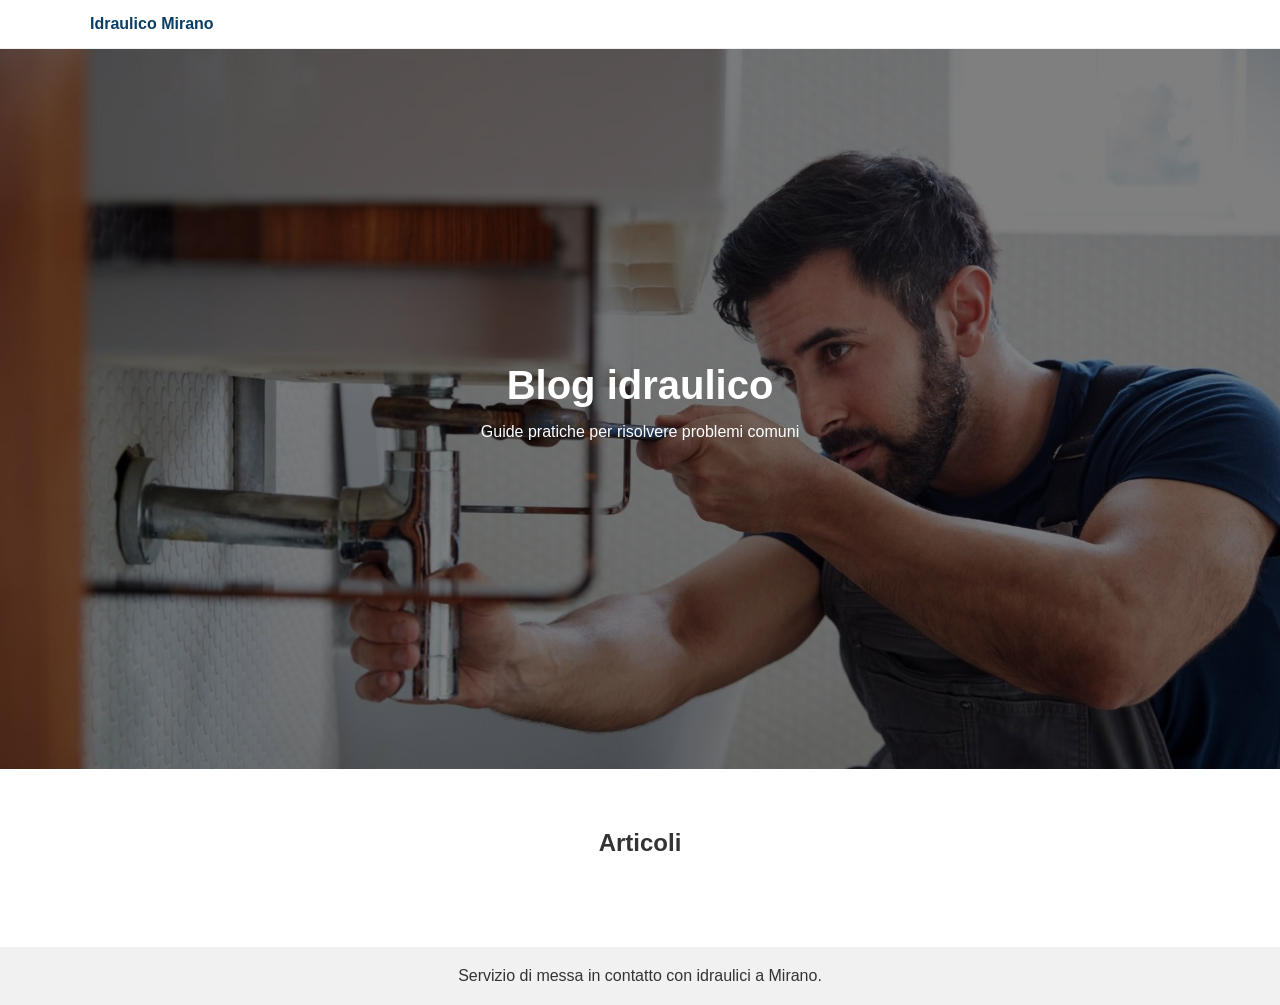
<file: blog/index.html>
<!DOCTYPE html>
<html lang="it">
<head>
<meta charset="UTF-8">
<meta name="viewport" content="width=device-width, initial-scale=1.0">

<title>Blog Idraulico Mirano</title>
<meta name="description" content="Consigli utili su perdite d'acqua, scarichi e problemi idraulici a Mirano.">

<link rel="stylesheet" href="../styles.css">
</head>

<body>

<header class="header">
  <div class="container">
    <div class="logo">Idraulico Mirano</div>
  </div>
</header>

<!-- HERO -->
<section class="hero">
  <div class="hero-content">
    <h1>Blog idraulico</h1>
    <p>Guide pratiche per risolvere problemi comuni</p>
  </div>
</section>

<!-- BLOG LIST -->
<section class="servizi">
  <div class="container">
    <h2>Articoli</h2>

    <div class="grid" id="blog-list"></div>
  </div>
</section>

<footer>
  <p>Servizio di messa in contatto con idraulici a Mirano.</p>
</footer>

<script>
fetch("https://api.github.com/repos/idraulico-mirano/idraulico-mirano/contents/blog")
  .then(r => r.json())
  .then(files => {
    const container = document.getElementById("blog-list");

    files
      .filter(file => file.name.endsWith(".html") && file.name !== "index.html")
      .forEach(file => {

        const title = file.name
          .replace(".html", "")
          .replace(/-/g, " ");

        const card = document.createElement("a");
        card.href = file.name; // IMPORTANTE perché sei dentro /blog/
        card.className = "card";

        card.innerHTML = `
          <img src="../img/hero-idraulico.jpg" alt="">
          <h3>${title}</h3>
          <p>Leggi l'articolo</p>
        `;

        container.appendChild(card);
      });
  });
</script>

</body>
</html>
</file>
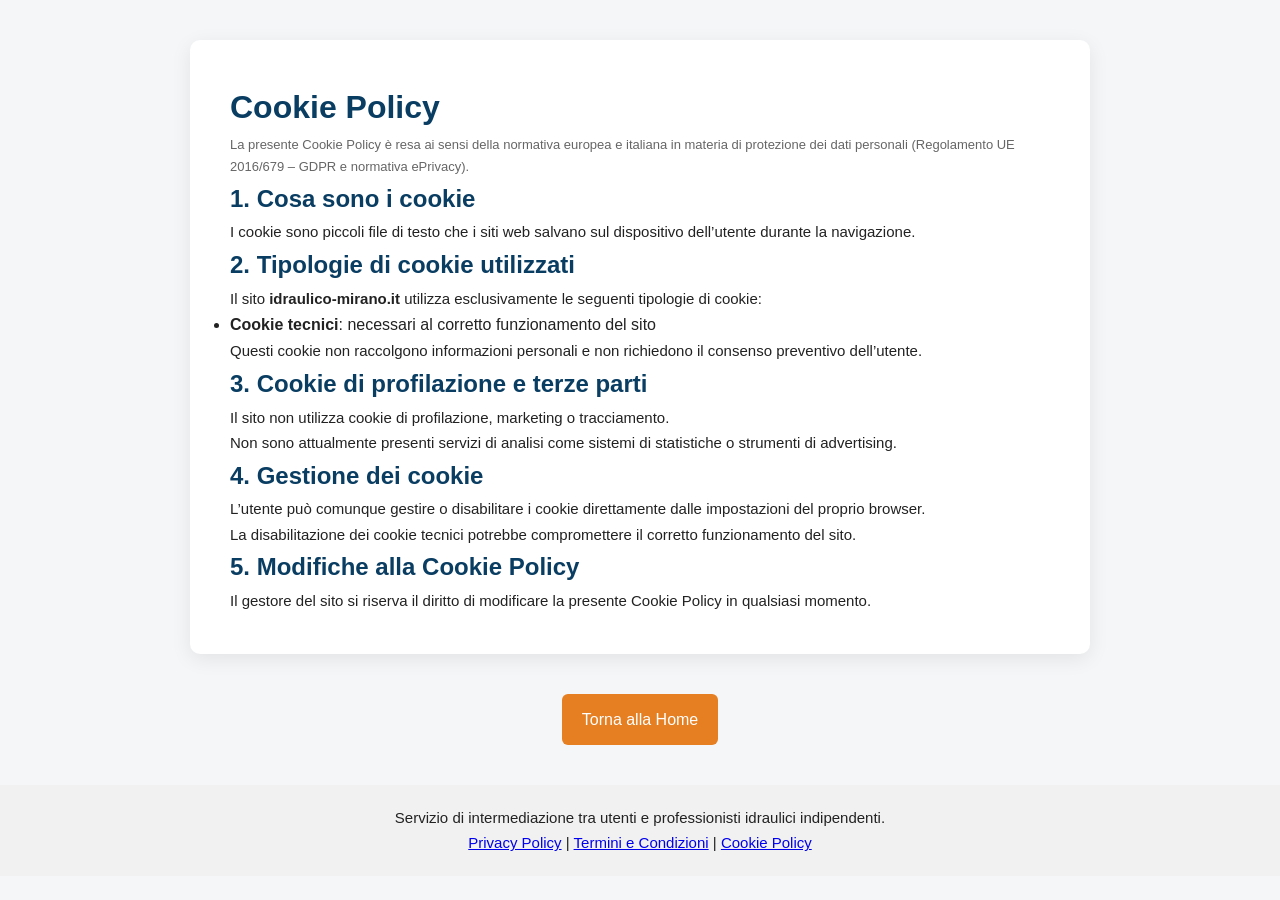
<file: cookiepolicy.html>
<!DOCTYPE html>
<html lang="it">
<head>
<meta charset="UTF-8">
<meta name="viewport" content="width=device-width, initial-scale=1.0">

<title>Cookie Policy | Idraulico Mirano</title>

<link rel="stylesheet" href="styles.css">

<style>
body {
  font-family: Arial, sans-serif;
  line-height: 1.7;
  margin: 0;
  background: #f4f6f8;
  color: #222;
}

.container {
  max-width: 900px;
  margin: 40px auto;
  background: #fff;
  padding: 40px;
  border-radius: 10px;
  box-shadow: 0 5px 20px rgba(0,0,0,0.08);
}

h1, h2 {
  color: #0a3d62;
}

p {
  font-size: 15px;
}

.small {
  font-size: 13px;
  color: #666;
}
</style>

</head>

<body>

<div class="container">

<h1>Cookie Policy</h1>

<p class="small">
La presente Cookie Policy è resa ai sensi della normativa europea e italiana in materia di protezione dei dati personali (Regolamento UE 2016/679 – GDPR e normativa ePrivacy).
</p>

<h2>1. Cosa sono i cookie</h2>
<p>
I cookie sono piccoli file di testo che i siti web salvano sul dispositivo dell’utente durante la navigazione.
</p>

<h2>2. Tipologie di cookie utilizzati</h2>

<p>Il sito <strong>idraulico-mirano.it</strong> utilizza esclusivamente le seguenti tipologie di cookie:</p>

<ul>
  <li><strong>Cookie tecnici</strong>: necessari al corretto funzionamento del sito</li>
</ul>

<p>
Questi cookie non raccolgono informazioni personali e non richiedono il consenso preventivo dell’utente.
</p>

<h2>3. Cookie di profilazione e terze parti</h2>
<p>
Il sito non utilizza cookie di profilazione, marketing o tracciamento.
</p>

<p>
Non sono attualmente presenti servizi di analisi come sistemi di statistiche o strumenti di advertising.
</p>

<h2>4. Gestione dei cookie</h2>
<p>
L’utente può comunque gestire o disabilitare i cookie direttamente dalle impostazioni del proprio browser.
</p>

<p>
La disabilitazione dei cookie tecnici potrebbe compromettere il corretto funzionamento del sito.
</p>

<h2>5. Modifiche alla Cookie Policy</h2>
<p>
Il gestore del sito si riserva il diritto di modificare la presente Cookie Policy in qualsiasi momento.
</p>

</div>

<div class="cta-center">
  <a href="https://idraulico-mirano.it" class="btn-primary">Torna alla Home</a>
</div>

<footer>
  <p>Servizio di intermediazione tra utenti e professionisti idraulici indipendenti.</p>

  <p>
    <a href="privacy-policy.html">Privacy Policy</a> |
    <a href="termini.html">Termini e Condizioni</a> |
    <a href="cookiepolicy.html">Cookie Policy</a>
  </p>
</footer>

</body>
</html>
</file>
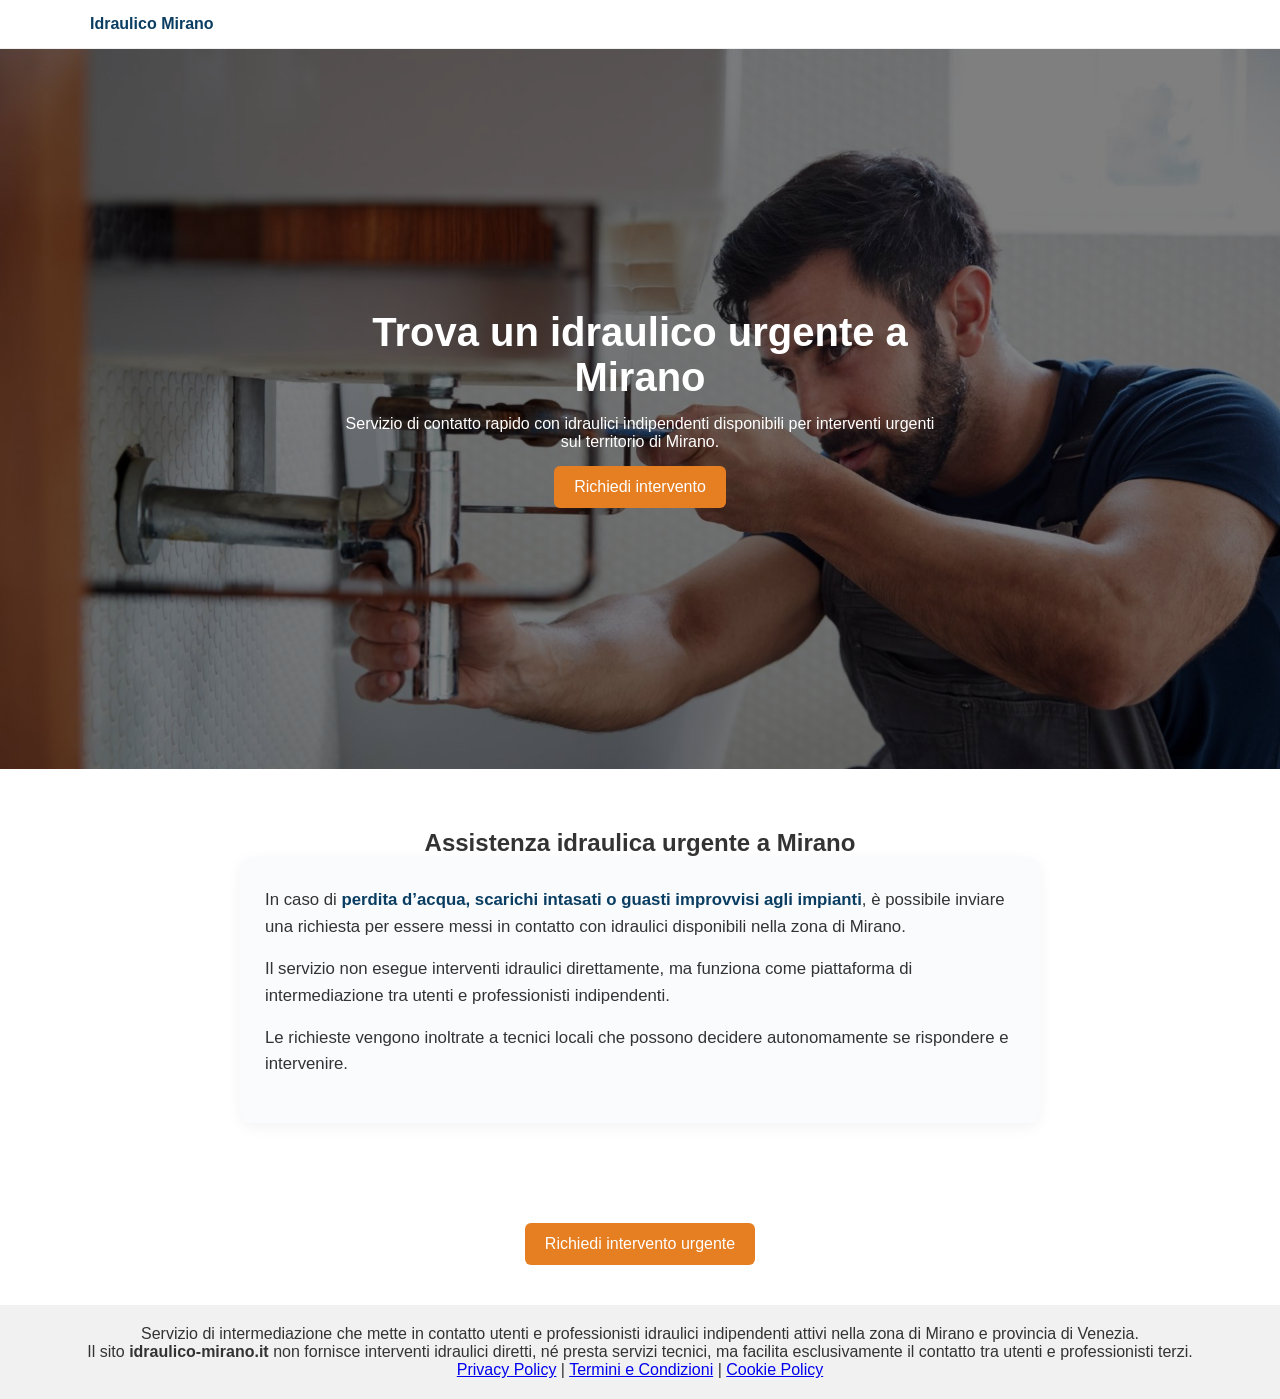
<file: idraulico-urgente-mirano.html>
<!DOCTYPE html>
<html lang="it">
<head>
<meta charset="UTF-8">
<meta name="viewport" content="width=device-width, initial-scale=1.0">

<title>Trova idraulico urgente a Mirano | Intervento rapido 24h</title>

<meta name="description" content="Servizio per trovare rapidamente un idraulico urgente a Mirano. Invia una richiesta e vieni messo in contatto con professionisti disponibili per emergenze.">

<link rel="stylesheet" href="styles.css">
</head>

<body>

<header class="header">
  <div class="container">
    <div class="logo">Idraulico Mirano</div>
  </div>
</header>

<section class="hero">
  <div class="hero-content">

    <h1>Trova un idraulico urgente a Mirano</h1>

    <p>
      Servizio di contatto rapido con idraulici indipendenti disponibili per interventi urgenti sul territorio di Mirano.
    </p>

    <a href="index.html#contatti" class="btn-primary">
      Richiedi intervento
    </a>

  </div>
</section>

<section class="seo-text">
  <div class="container">

    <h2>Assistenza idraulica urgente a Mirano</h2>

    <div class="seo-box">

      <p>
        In caso di <strong>perdita d’acqua, scarichi intasati o guasti improvvisi agli impianti</strong>, è possibile inviare una richiesta per essere messi in contatto con idraulici disponibili nella zona di Mirano.
      </p>

      <p>
        Il servizio non esegue interventi idraulici direttamente, ma funziona come piattaforma di intermediazione tra utenti e professionisti indipendenti.
      </p>

      <p>
        Le richieste vengono inoltrate a tecnici locali che possono decidere autonomamente se rispondere e intervenire.
      </p>

    </div>

  </div>
</section>

<div class="cta-center">
  <a href="index.html#contatti" class="btn-primary">
    Richiedi intervento urgente
  </a>
</div>

<footer>
  <p>
    Servizio di intermediazione che mette in contatto utenti e professionisti idraulici indipendenti attivi nella zona di Mirano e provincia di Venezia.
  </p>

  <p>
    Il sito <strong>idraulico-mirano.it</strong> non fornisce interventi idraulici diretti, né presta servizi tecnici, ma facilita esclusivamente il contatto tra utenti e professionisti terzi.
  </p>

  <p>
    <a href="privacy-policy.html">Privacy Policy</a> |
    <a href="termini.html">Termini e Condizioni</a> |
    <a href="cookiepolicy.html">Cookie Policy</a>
  </p>
</footer>

</body>
</html>
</file>
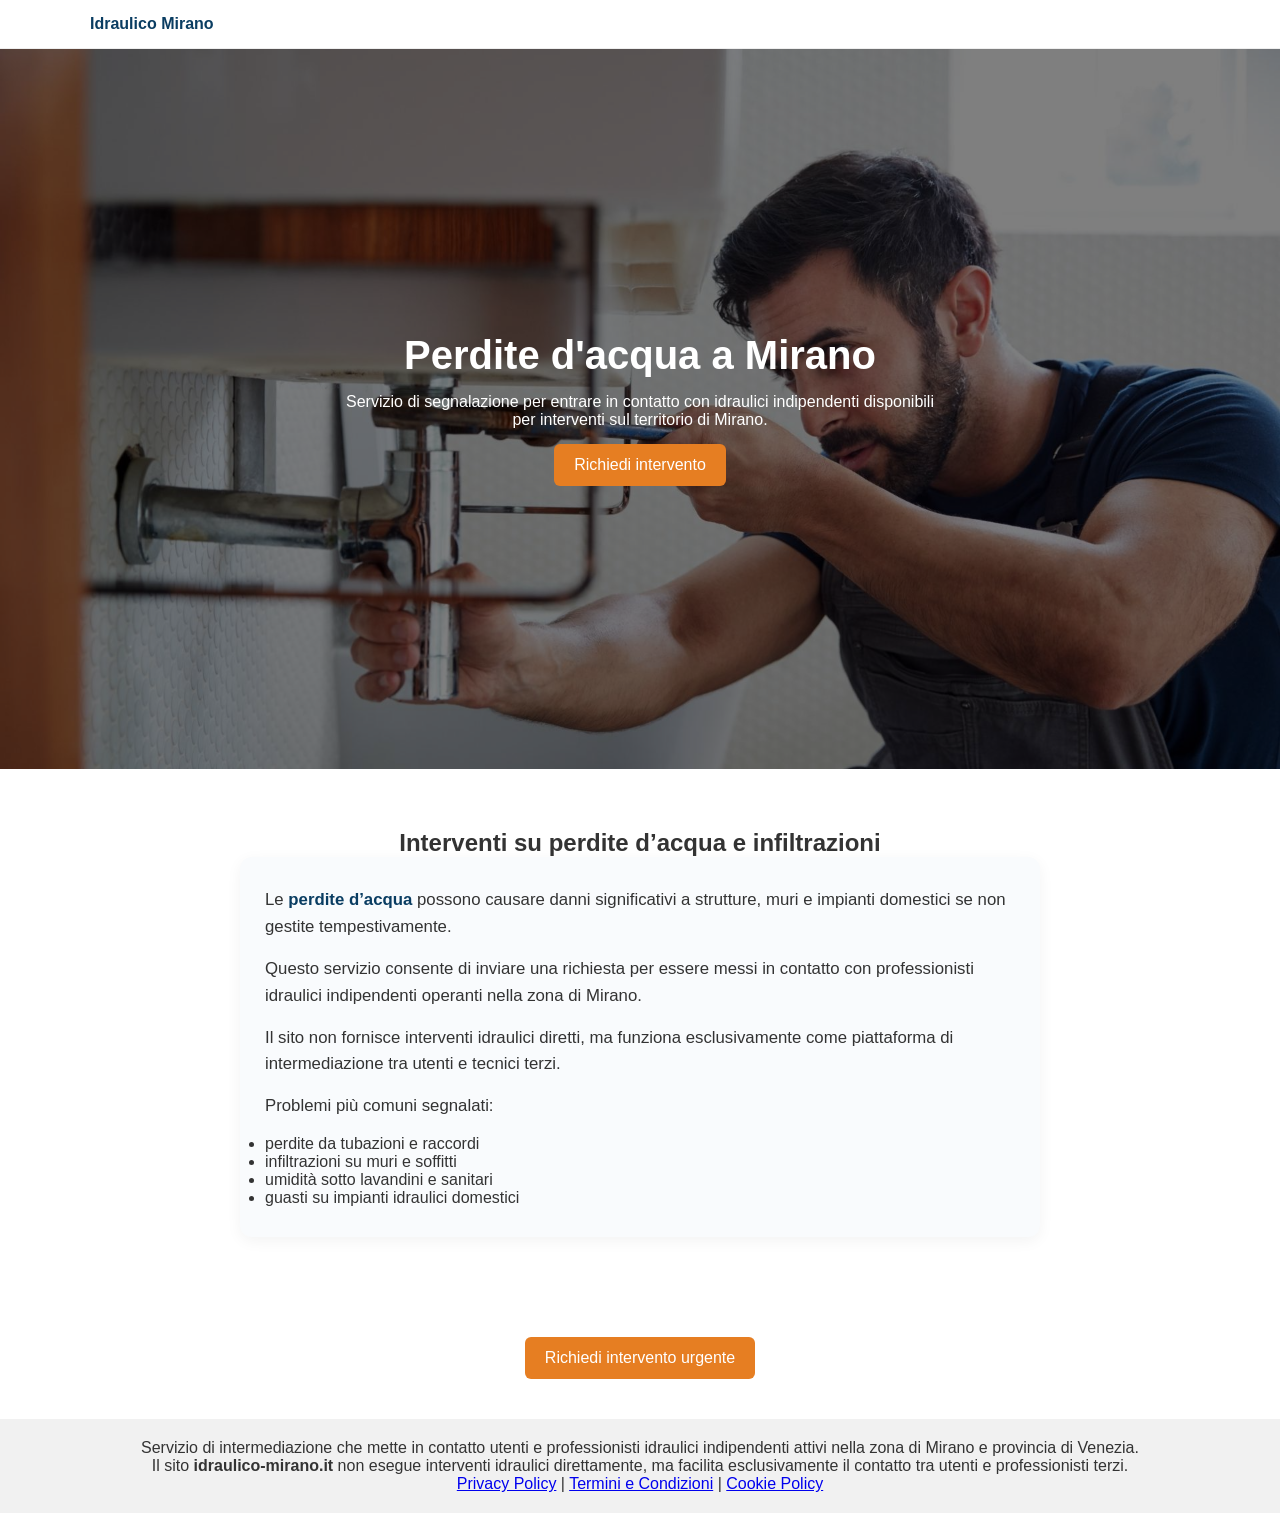
<file: perdite-acqua-mirano.html>
<!DOCTYPE html>
<html lang="it">
<head>
<meta charset="UTF-8">
<meta name="viewport" content="width=device-width, initial-scale=1.0">

<title>Perdite acqua a Mirano | Segnalazione e intervento rapido</title>

<meta name="description" content="Segnala perdite d'acqua a Mirano e entra in contatto con idraulici indipendenti disponibili per interventi su tubature, infiltrazioni e guasti.">

<link rel="canonical" href="https://idraulico-mirano.it/perdite-acqua-mirano.html">

<link rel="stylesheet" href="styles.css">
</head>

<body>

<header class="header">
  <div class="container">
    <div class="logo">Idraulico Mirano</div>
  </div>
</header>

<!-- HERO -->
<section class="hero">
  <div class="hero-content">

    <h1>Perdite d'acqua a Mirano</h1>

    <p>
      Servizio di segnalazione per entrare in contatto con idraulici indipendenti disponibili per interventi sul territorio di Mirano.
    </p>

    <a href="index.html#contatti" class="btn-primary">
      Richiedi intervento
    </a>

  </div>
</section>

<!-- SEO TEXT -->
<section class="seo-text">
  <div class="container">

    <h2>Interventi su perdite d’acqua e infiltrazioni</h2>

    <div class="seo-box">

      <p>
        Le <strong>perdite d’acqua</strong> possono causare danni significativi a strutture, muri e impianti domestici se non gestite tempestivamente.
      </p>

      <p>
        Questo servizio consente di inviare una richiesta per essere messi in contatto con professionisti idraulici indipendenti operanti nella zona di Mirano.
      </p>

      <p>
        Il sito non fornisce interventi idraulici diretti, ma funziona esclusivamente come piattaforma di intermediazione tra utenti e tecnici terzi.
      </p>

      <p>Problemi più comuni segnalati:</p>

      <ul>
        <li>perdite da tubazioni e raccordi</li>
        <li>infiltrazioni su muri e soffitti</li>
        <li>umidità sotto lavandini e sanitari</li>
        <li>guasti su impianti idraulici domestici</li>
      </ul>

    </div>

  </div>
</section>

<!-- CTA -->
<div class="cta-center">
  <a href="index.html#contatti" class="btn-primary">
    Richiedi intervento urgente
  </a>
</div>

<!-- FOOTER -->
<footer>
  <p>
    Servizio di intermediazione che mette in contatto utenti e professionisti idraulici indipendenti attivi nella zona di Mirano e provincia di Venezia.
  </p>

  <p>
    Il sito <strong>idraulico-mirano.it</strong> non esegue interventi idraulici direttamente, ma facilita esclusivamente il contatto tra utenti e professionisti terzi.
  </p>

  <p>
    <a href="privacy-policy.html">Privacy Policy</a> |
    <a href="termini.html">Termini e Condizioni</a> |
    <a href="cookiepolicy.html">Cookie Policy</a>
  </p>
</footer>

</body>
</html>
</file>
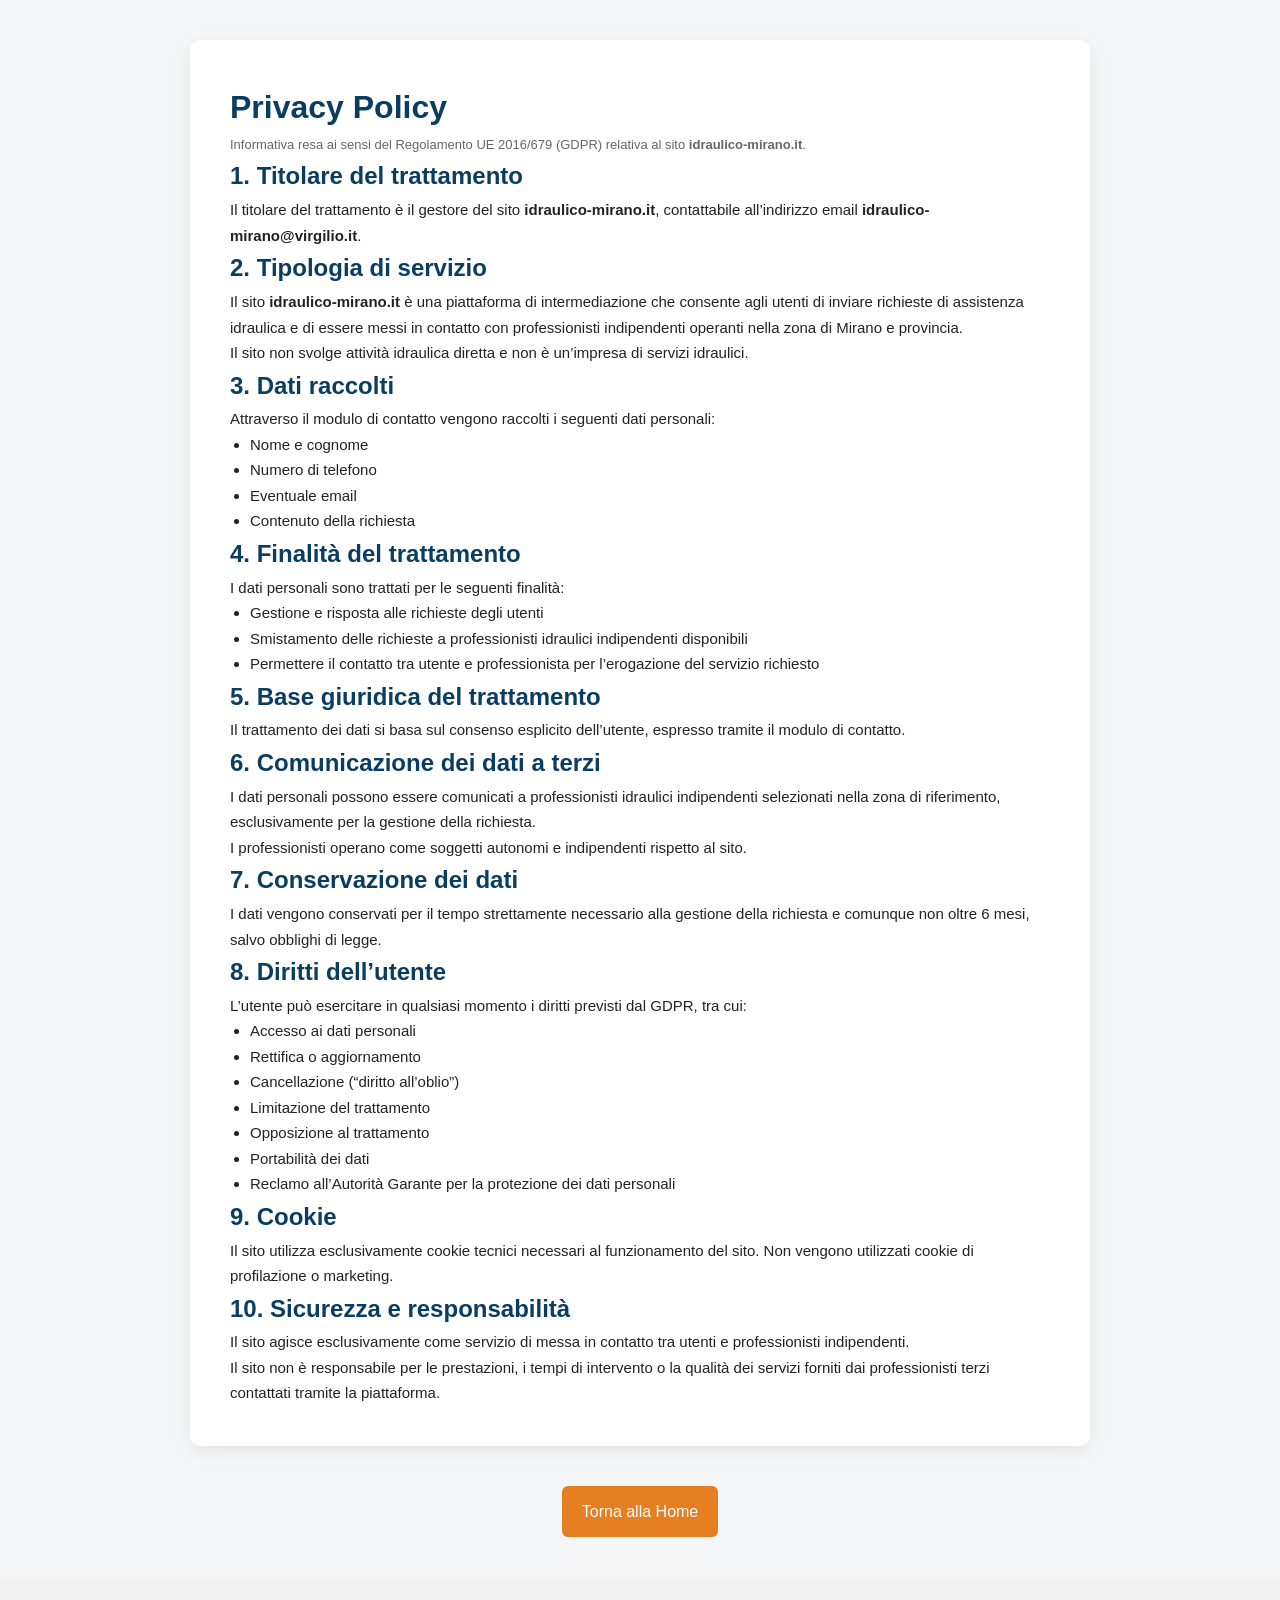
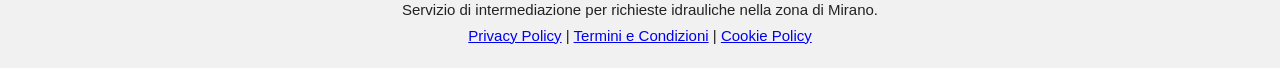
<file: privacy-policy.html>
<!DOCTYPE html>
<html lang="it">
<head>
<meta charset="UTF-8">
<meta name="viewport" content="width=device-width, initial-scale=1.0">

<title>Privacy Policy | Idraulico Mirano</title>

<link rel="stylesheet" href="styles.css">

<style>
body {
  font-family: Arial, sans-serif;
  line-height: 1.7;
  margin: 0;
  background: #f4f6f8;
  color: #222;
}

.container {
  max-width: 900px;
  margin: 40px auto;
  background: #fff;
  padding: 40px;
  border-radius: 10px;
  box-shadow: 0 5px 20px rgba(0,0,0,0.08);
}

h1, h2 {
  color: #0a3d62;
}

p, li {
  font-size: 15px;
}

ul {
  padding-left: 20px;
}

.small {
  font-size: 13px;
  color: #666;
}
</style>

</head>

<body>

<div class="container">

<h1>Privacy Policy</h1>

<p class="small">
Informativa resa ai sensi del Regolamento UE 2016/679 (GDPR) relativa al sito <strong>idraulico-mirano.it</strong>.
</p>

<h2>1. Titolare del trattamento</h2>
<p>
Il titolare del trattamento è il gestore del sito <strong>idraulico-mirano.it</strong>, contattabile all’indirizzo email <strong>idraulico-mirano@virgilio.it</strong>.
</p>

<h2>2. Tipologia di servizio</h2>
<p>
Il sito <strong>idraulico-mirano.it</strong> è una piattaforma di intermediazione che consente agli utenti di inviare richieste di assistenza idraulica e di essere messi in contatto con professionisti indipendenti operanti nella zona di Mirano e provincia.
</p>

<p>
Il sito non svolge attività idraulica diretta e non è un’impresa di servizi idraulici.
</p>

<h2>3. Dati raccolti</h2>
<p>Attraverso il modulo di contatto vengono raccolti i seguenti dati personali:</p>
<ul>
  <li>Nome e cognome</li>
  <li>Numero di telefono</li>
  <li>Eventuale email</li>
  <li>Contenuto della richiesta</li>
</ul>

<h2>4. Finalità del trattamento</h2>
<p>I dati personali sono trattati per le seguenti finalità:</p>
<ul>
  <li>Gestione e risposta alle richieste degli utenti</li>
  <li>Smistamento delle richieste a professionisti idraulici indipendenti disponibili</li>
  <li>Permettere il contatto tra utente e professionista per l’erogazione del servizio richiesto</li>
</ul>

<h2>5. Base giuridica del trattamento</h2>
<p>
Il trattamento dei dati si basa sul consenso esplicito dell’utente, espresso tramite il modulo di contatto.
</p>

<h2>6. Comunicazione dei dati a terzi</h2>
<p>
I dati personali possono essere comunicati a professionisti idraulici indipendenti selezionati nella zona di riferimento, esclusivamente per la gestione della richiesta.
</p>

<p>
I professionisti operano come soggetti autonomi e indipendenti rispetto al sito.
</p>

<h2>7. Conservazione dei dati</h2>
<p>
I dati vengono conservati per il tempo strettamente necessario alla gestione della richiesta e comunque non oltre 6 mesi, salvo obblighi di legge.
</p>

<h2>8. Diritti dell’utente</h2>
<p>L’utente può esercitare in qualsiasi momento i diritti previsti dal GDPR, tra cui:</p>
<ul>
  <li>Accesso ai dati personali</li>
  <li>Rettifica o aggiornamento</li>
  <li>Cancellazione (“diritto all’oblio”)</li>
  <li>Limitazione del trattamento</li>
  <li>Opposizione al trattamento</li>
  <li>Portabilità dei dati</li>
  <li>Reclamo all’Autorità Garante per la protezione dei dati personali</li>
</ul>

<h2>9. Cookie</h2>
<p>
Il sito utilizza esclusivamente cookie tecnici necessari al funzionamento del sito. Non vengono utilizzati cookie di profilazione o marketing.
</p>

<h2>10. Sicurezza e responsabilità</h2>
<p>
Il sito agisce esclusivamente come servizio di messa in contatto tra utenti e professionisti indipendenti.
</p>

<p>
Il sito non è responsabile per le prestazioni, i tempi di intervento o la qualità dei servizi forniti dai professionisti terzi contattati tramite la piattaforma.
</p>

</div>

<div class="cta-center">
  <a href="https://idraulico-mirano.it" class="btn-primary">Torna alla Home</a>
</div>

<footer>
  <p>Servizio di intermediazione per richieste idrauliche nella zona di Mirano.</p>

  <p>
    <a href="privacy-policy.html">Privacy Policy</a> |
    <a href="termini.html">Termini e Condizioni</a> |
    <a href="cookiepolicy.html">Cookie Policy</a>
  </p>
</footer>

</body>
</html>
</file>
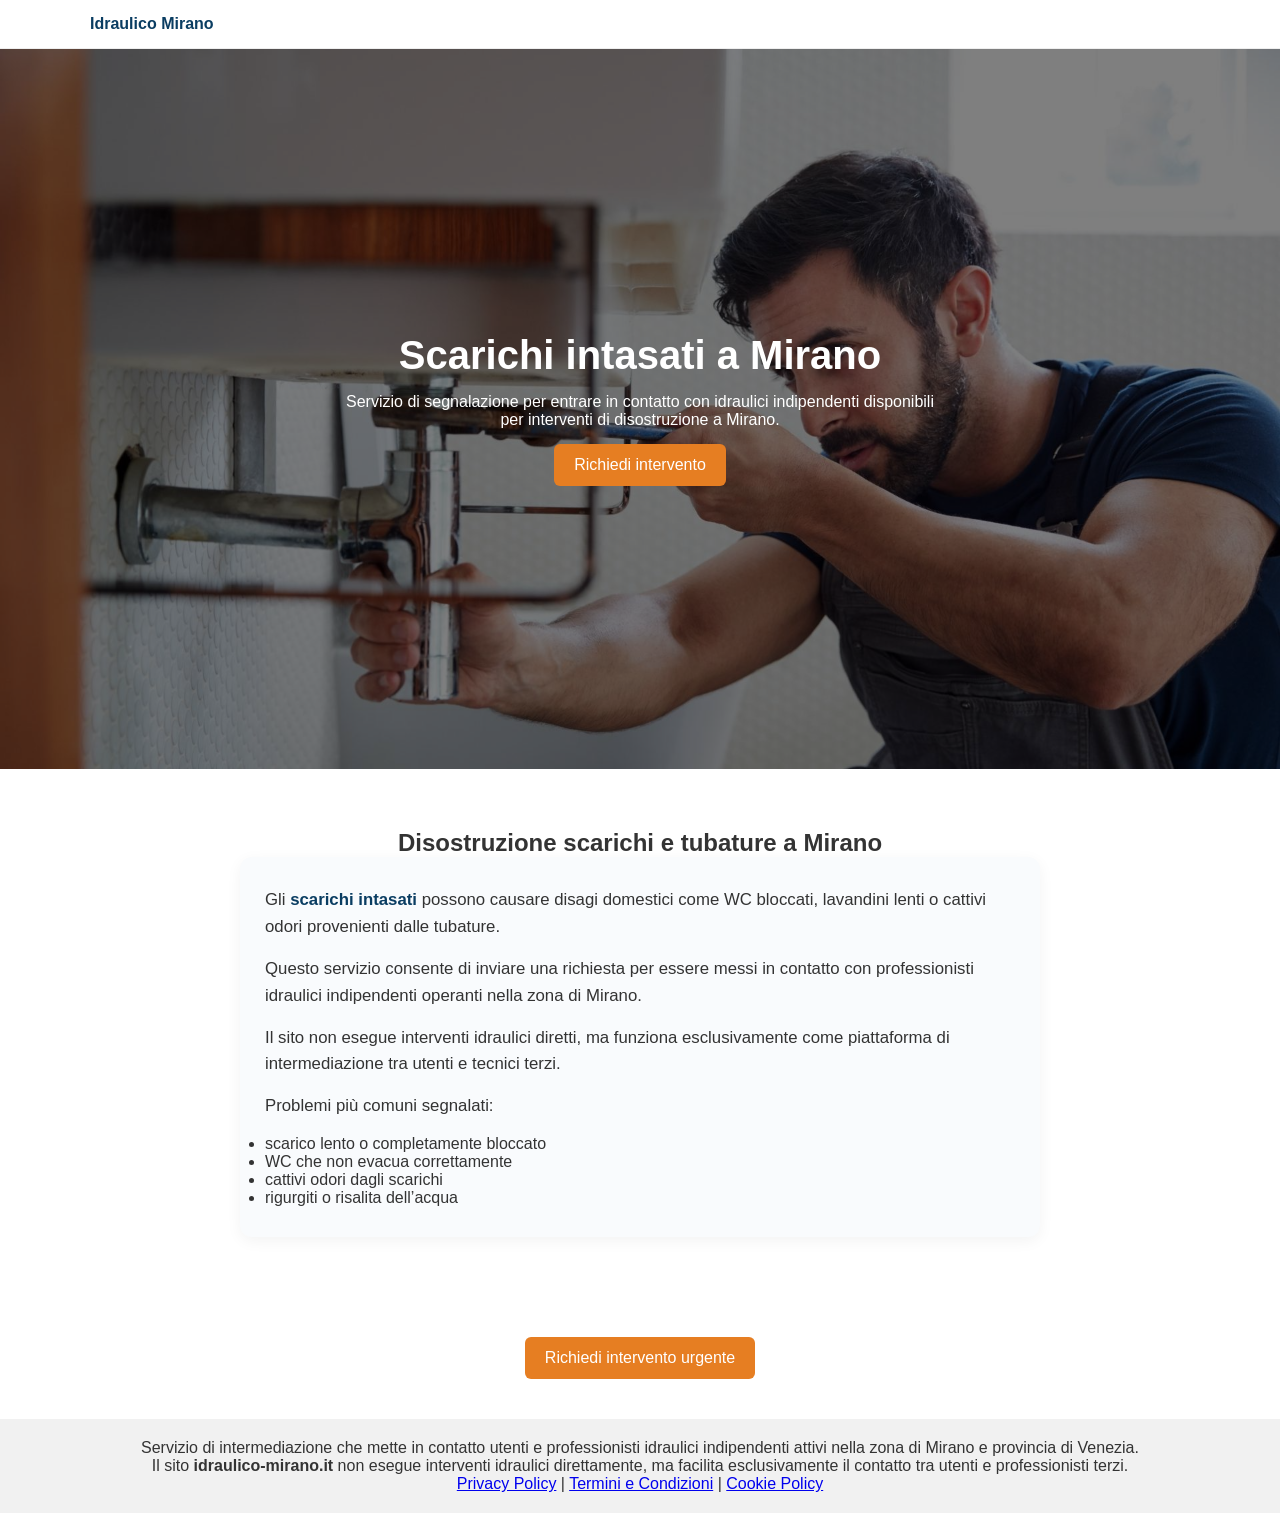
<file: scarichi-intasati-mirano.html>
<!DOCTYPE html>
<html lang="it">
<head>
<meta charset="UTF-8">
<meta name="viewport" content="width=device-width, initial-scale=1.0">

<title>Scarichi intasati a Mirano | Segnalazione e intervento rapido</title>

<meta name="description" content="Segnala scarichi intasati a Mirano e entra in contatto con idraulici indipendenti disponibili per disostruzione WC, lavandini e tubature.">

<link rel="canonical" href="https://idraulico-mirano.it/scarichi-intasati-mirano.html">

<link rel="stylesheet" href="styles.css">
</head>

<body>

<header class="header">
  <div class="container">
    <div class="logo">Idraulico Mirano</div>
  </div>
</header>

<!-- HERO -->
<section class="hero">
  <div class="hero-content">

    <h1>Scarichi intasati a Mirano</h1>

    <p>
      Servizio di segnalazione per entrare in contatto con idraulici indipendenti disponibili per interventi di disostruzione a Mirano.
    </p>

    <a href="index.html#contatti" class="btn-primary">
      Richiedi intervento
    </a>

  </div>
</section>

<!-- SEO TEXT -->
<section class="seo-text">
  <div class="container">

    <h2>Disostruzione scarichi e tubature a Mirano</h2>

    <div class="seo-box">

      <p>
        Gli <strong>scarichi intasati</strong> possono causare disagi domestici come WC bloccati, lavandini lenti o cattivi odori provenienti dalle tubature.
      </p>

      <p>
        Questo servizio consente di inviare una richiesta per essere messi in contatto con professionisti idraulici indipendenti operanti nella zona di Mirano.
      </p>

      <p>
        Il sito non esegue interventi idraulici diretti, ma funziona esclusivamente come piattaforma di intermediazione tra utenti e tecnici terzi.
      </p>

      <p>Problemi più comuni segnalati:</p>

      <ul>
        <li>scarico lento o completamente bloccato</li>
        <li>WC che non evacua correttamente</li>
        <li>cattivi odori dagli scarichi</li>
        <li>rigurgiti o risalita dell’acqua</li>
      </ul>

    </div>

  </div>
</section>

<!-- CTA -->
<div class="cta-center">
  <a href="index.html#contatti" class="btn-primary">
    Richiedi intervento urgente
  </a>
</div>

<!-- FOOTER -->
<footer>
  <p>
    Servizio di intermediazione che mette in contatto utenti e professionisti idraulici indipendenti attivi nella zona di Mirano e provincia di Venezia.
  </p>

  <p>
    Il sito <strong>idraulico-mirano.it</strong> non esegue interventi idraulici direttamente, ma facilita esclusivamente il contatto tra utenti e professionisti terzi.
  </p>

  <p>
    <a href="privacy-policy.html">Privacy Policy</a> |
    <a href="termini.html">Termini e Condizioni</a> |
    <a href="cookiepolicy.html">Cookie Policy</a>
  </p>
</footer>

</body>
</html>
</file>
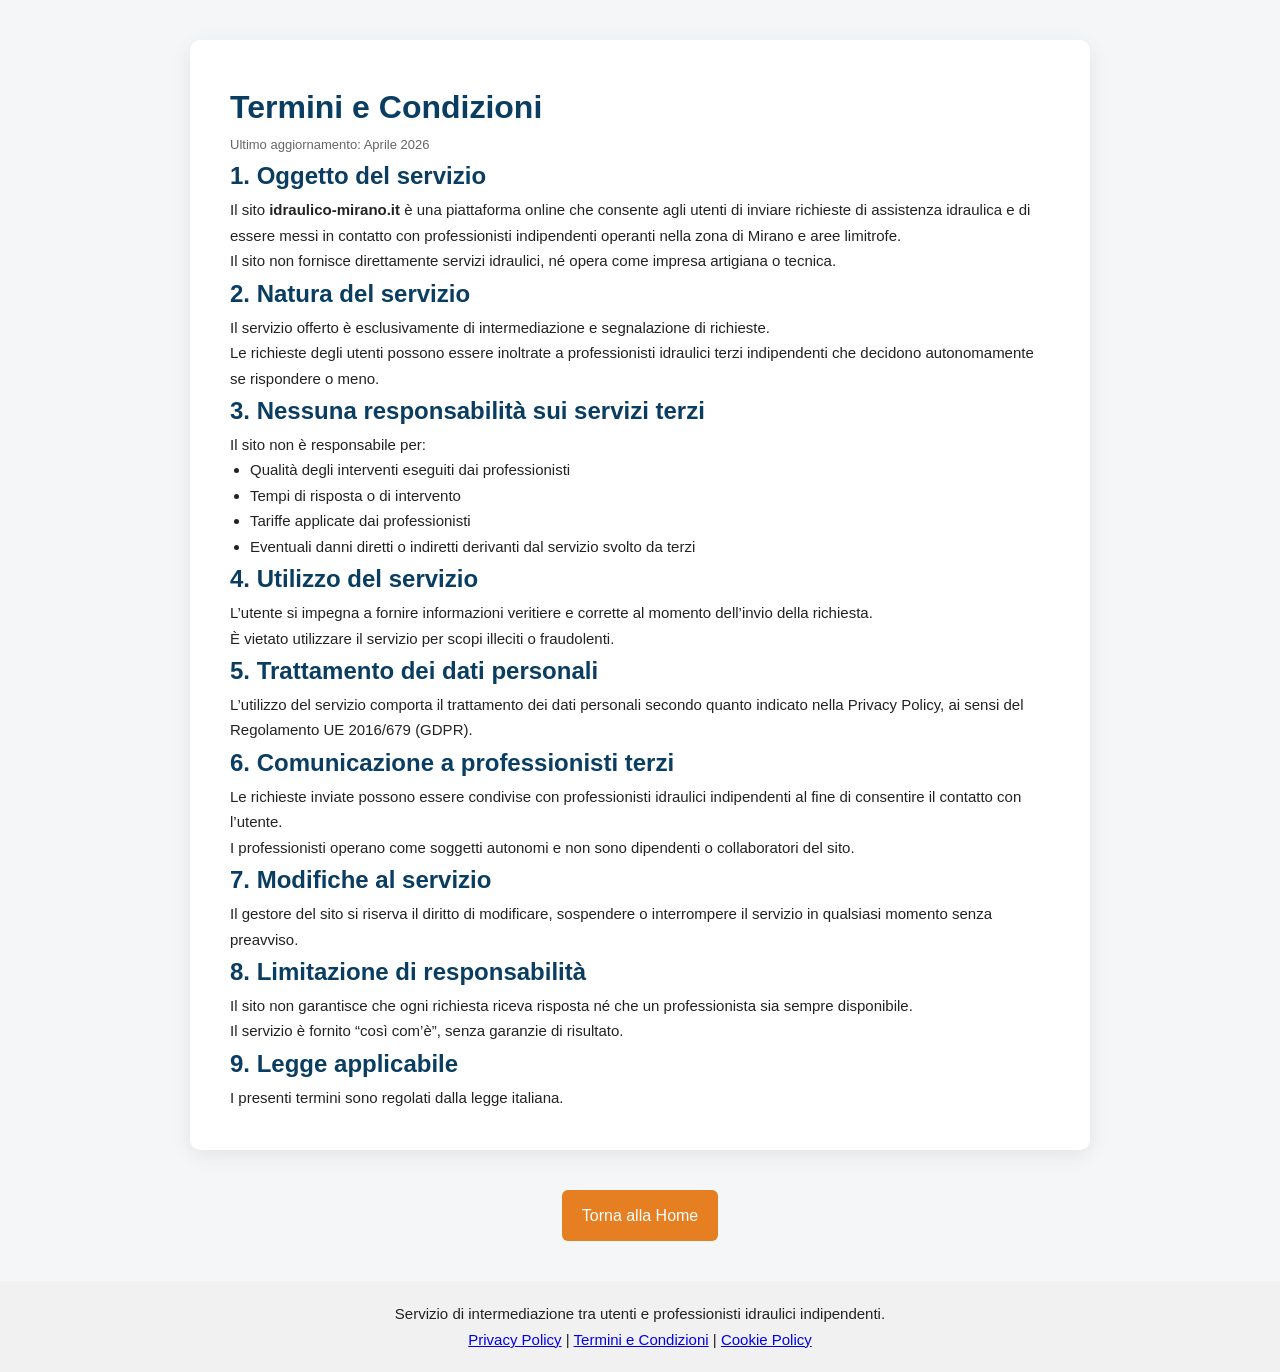
<file: termini.html>
<!DOCTYPE html>
<html lang="it">
<head>
<meta charset="UTF-8">
<meta name="viewport" content="width=device-width, initial-scale=1.0">

<title>Termini e Condizioni | Idraulico Mirano</title>

<link rel="stylesheet" href="styles.css">

<style>
body {
  font-family: Arial, sans-serif;
  line-height: 1.7;
  margin: 0;
  background: #f4f6f8;
  color: #222;
}

.container {
  max-width: 900px;
  margin: 40px auto;
  background: #fff;
  padding: 40px;
  border-radius: 10px;
  box-shadow: 0 5px 20px rgba(0,0,0,0.08);
}

h1, h2 {
  color: #0a3d62;
}

p, li {
  font-size: 15px;
}

ul {
  padding-left: 20px;
}

.small {
  font-size: 13px;
  color: #666;
}
</style>

</head>

<body>

<div class="container">

<h1>Termini e Condizioni</h1>

<p class="small">
Ultimo aggiornamento: Aprile 2026
</p>

<h2>1. Oggetto del servizio</h2>
<p>
Il sito <strong>idraulico-mirano.it</strong> è una piattaforma online che consente agli utenti di inviare richieste di assistenza idraulica e di essere messi in contatto con professionisti indipendenti operanti nella zona di Mirano e aree limitrofe.
</p>

<p>
Il sito non fornisce direttamente servizi idraulici, né opera come impresa artigiana o tecnica.
</p>

<h2>2. Natura del servizio</h2>
<p>
Il servizio offerto è esclusivamente di intermediazione e segnalazione di richieste.
</p>

<p>
Le richieste degli utenti possono essere inoltrate a professionisti idraulici terzi indipendenti che decidono autonomamente se rispondere o meno.
</p>

<h2>3. Nessuna responsabilità sui servizi terzi</h2>
<p>
Il sito non è responsabile per:
</p>

<ul>
  <li>Qualità degli interventi eseguiti dai professionisti</li>
  <li>Tempi di risposta o di intervento</li>
  <li>Tariffe applicate dai professionisti</li>
  <li>Eventuali danni diretti o indiretti derivanti dal servizio svolto da terzi</li>
</ul>

<h2>4. Utilizzo del servizio</h2>
<p>
L’utente si impegna a fornire informazioni veritiere e corrette al momento dell’invio della richiesta.
</p>

<p>
È vietato utilizzare il servizio per scopi illeciti o fraudolenti.
</p>

<h2>5. Trattamento dei dati personali</h2>
<p>
L’utilizzo del servizio comporta il trattamento dei dati personali secondo quanto indicato nella Privacy Policy, ai sensi del Regolamento UE 2016/679 (GDPR).
</p>

<h2>6. Comunicazione a professionisti terzi</h2>
<p>
Le richieste inviate possono essere condivise con professionisti idraulici indipendenti al fine di consentire il contatto con l’utente.
</p>

<p>
I professionisti operano come soggetti autonomi e non sono dipendenti o collaboratori del sito.
</p>

<h2>7. Modifiche al servizio</h2>
<p>
Il gestore del sito si riserva il diritto di modificare, sospendere o interrompere il servizio in qualsiasi momento senza preavviso.
</p>

<h2>8. Limitazione di responsabilità</h2>
<p>
Il sito non garantisce che ogni richiesta riceva risposta né che un professionista sia sempre disponibile.
</p>

<p>
Il servizio è fornito “così com’è”, senza garanzie di risultato.
</p>

<h2>9. Legge applicabile</h2>
<p>
I presenti termini sono regolati dalla legge italiana.
</p>

</div>

<div class="cta-center">
  <a href="https://idraulico-mirano.it" class="btn-primary">Torna alla Home</a>
</div>

<footer>
  <p>Servizio di intermediazione tra utenti e professionisti idraulici indipendenti.</p>

  <p>
    <a href="privacy-policy.html">Privacy Policy</a> |
    <a href="termini.html">Termini e Condizioni</a> |
    <a href="cookiepolicy.html">Cookie Policy</a>
  </p>
</footer>

</body>
</html>
</file>
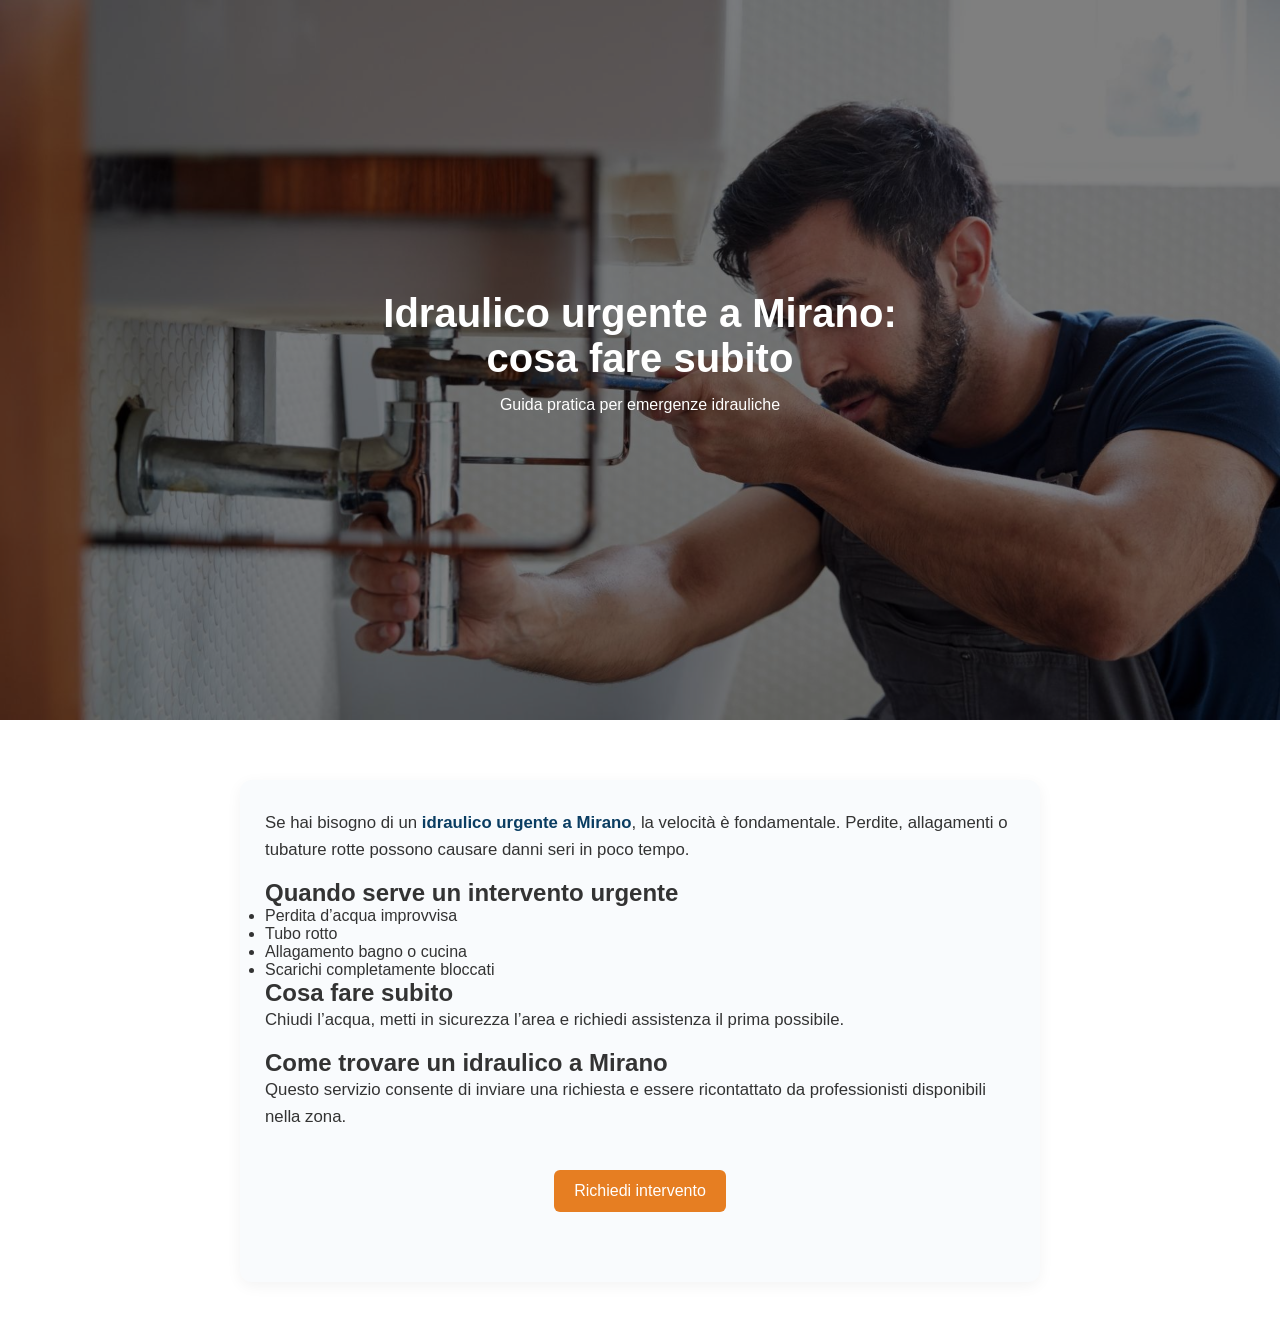
<file: blog/idraulico-urgente-mirano.html>
<!DOCTYPE html>
<html lang="it">
<head>
<meta charset="UTF-8">
<meta name="viewport" content="width=device-width, initial-scale=1.0">

<title>Idraulico urgente Mirano: intervento rapido</title>
<meta name="description" content="Cerchi un idraulico urgente a Mirano? Scopri cosa fare subito e come richiedere un intervento rapido.">

<link rel="stylesheet" href="../styles.css">
</head>

<body>

<section class="hero">
  <div class="hero-content">
    <h1>Idraulico urgente a Mirano: cosa fare subito</h1>
    <p>Guida pratica per emergenze idrauliche</p>
  </div>
</section>

<section class="seo-text">
<div class="seo-box">

<p>Se hai bisogno di un <strong>idraulico urgente a Mirano</strong>, la velocità è fondamentale. Perdite, allagamenti o tubature rotte possono causare danni seri in poco tempo.</p>

<h2>Quando serve un intervento urgente</h2>
<ul>
<li>Perdita d’acqua improvvisa</li>
<li>Tubo rotto</li>
<li>Allagamento bagno o cucina</li>
<li>Scarichi completamente bloccati</li>
</ul>

<h2>Cosa fare subito</h2>
<p>Chiudi l’acqua, metti in sicurezza l’area e richiedi assistenza il prima possibile.</p>

<h2>Come trovare un idraulico a Mirano</h2>
<p>Questo servizio consente di inviare una richiesta e essere ricontattato da professionisti disponibili nella zona.</p>

<div class="cta-center">
<a href="../index.html#contatti" class="btn-primary">Richiedi intervento</a>
</div>

</div>
</section>

</body>
</html>
</file>
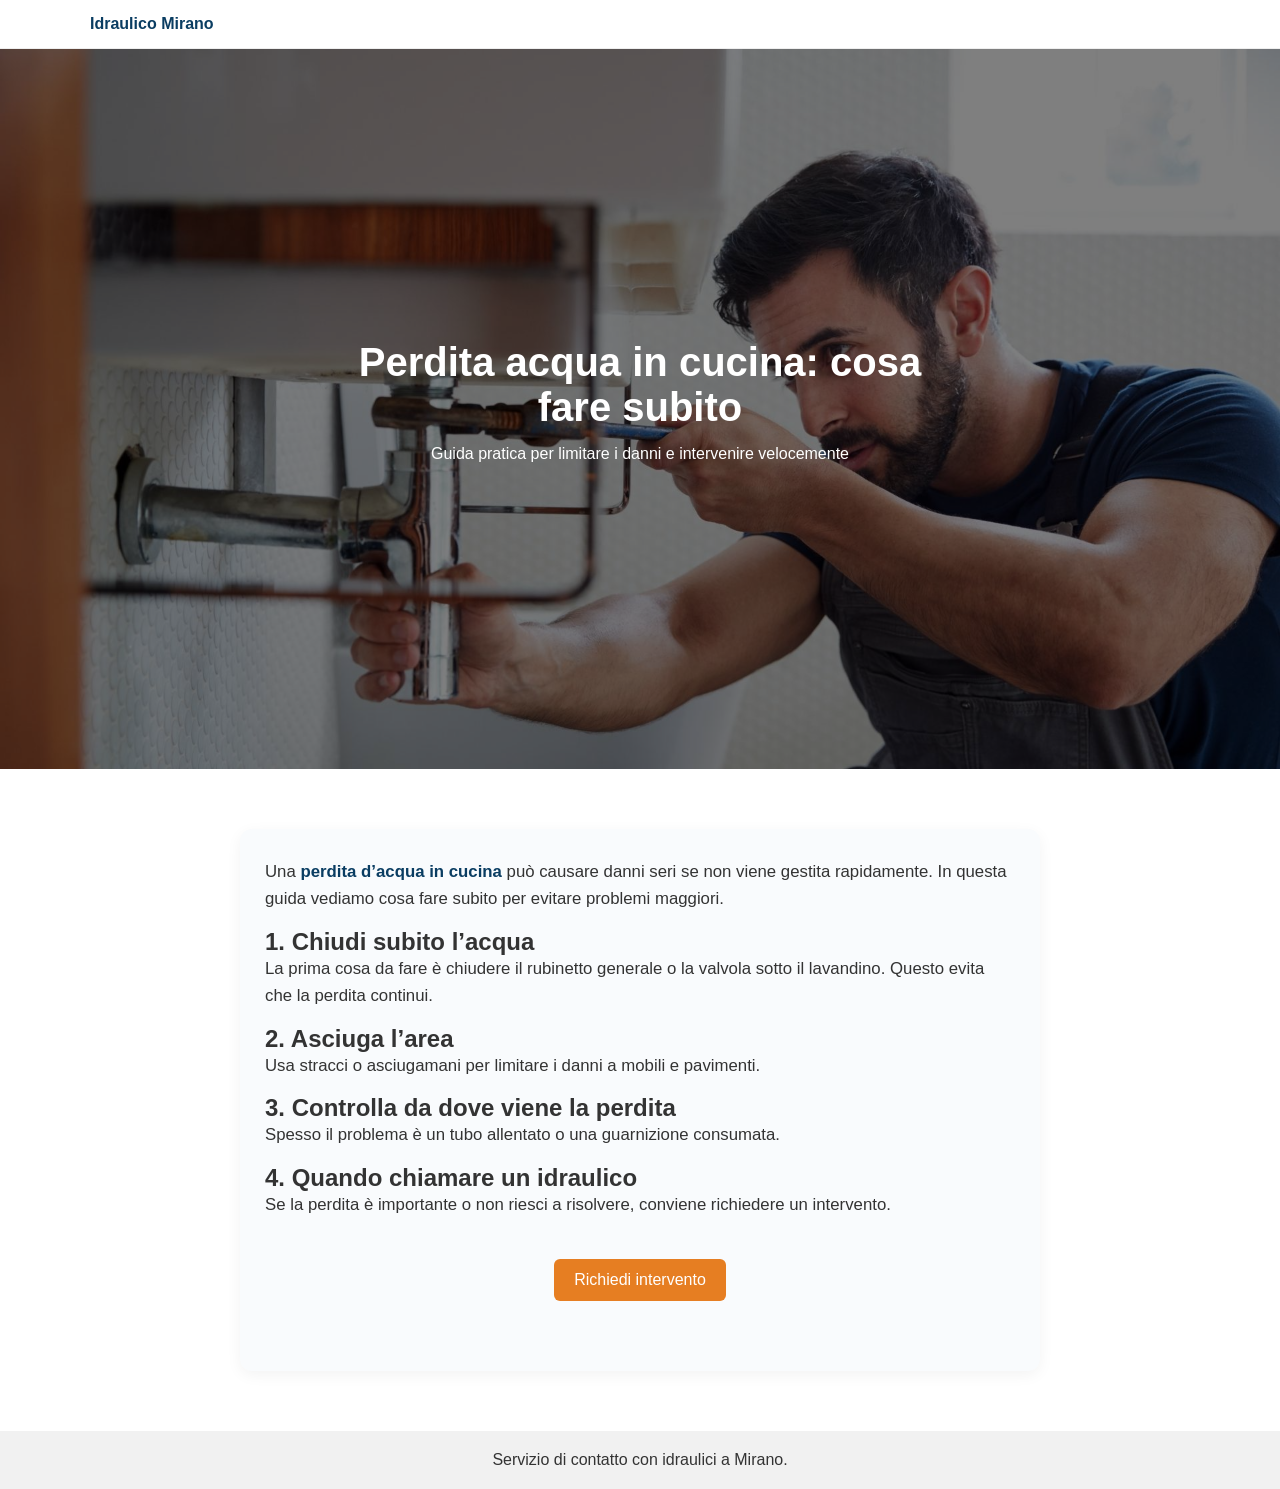
<file: blog/perdita-acqua-cucina.html>
<!DOCTYPE html>
<html lang="it">
<head>
<meta charset="UTF-8">
<meta name="viewport" content="width=device-width, initial-scale=1.0">

<title>Perdita acqua cucina: cosa fare subito</title>
<meta name="description" content="Scopri cosa fare subito in caso di perdita d'acqua in cucina per limitare i danni.">

<link rel="stylesheet" href="../styles.css">
</head>

<body>

<header class="header">
  <div class="container">
    <div class="logo">Idraulico Mirano</div>
  </div>
</header>

<section class="hero">
  <div class="hero-content">
    <h1>Perdita acqua in cucina: cosa fare subito</h1>
    <p>Guida pratica per limitare i danni e intervenire velocemente</p>
  </div>
</section>

<section class="seo-text">
  <div class="container">
    <div class="seo-box">

      <p>
        Una <strong>perdita d’acqua in cucina</strong> può causare danni seri se non viene gestita rapidamente.
        In questa guida vediamo cosa fare subito per evitare problemi maggiori.
      </p>

      <h2>1. Chiudi subito l’acqua</h2>
      <p>
        La prima cosa da fare è chiudere il rubinetto generale o la valvola sotto il lavandino.
        Questo evita che la perdita continui.
      </p>

      <h2>2. Asciuga l’area</h2>
      <p>
        Usa stracci o asciugamani per limitare i danni a mobili e pavimenti.
      </p>

      <h2>3. Controlla da dove viene la perdita</h2>
      <p>
        Spesso il problema è un tubo allentato o una guarnizione consumata.
      </p>

      <h2>4. Quando chiamare un idraulico</h2>
      <p>
        Se la perdita è importante o non riesci a risolvere, conviene richiedere un intervento.
      </p>

      <div class="cta-center">
        <a href="../index.html#contatti" class="btn-primary">
          Richiedi intervento
        </a>
      </div>

    </div>
  </div>
</section>

<footer>
  <p>Servizio di contatto con idraulici a Mirano.</p>
</footer>

</body>
</html>
</file>
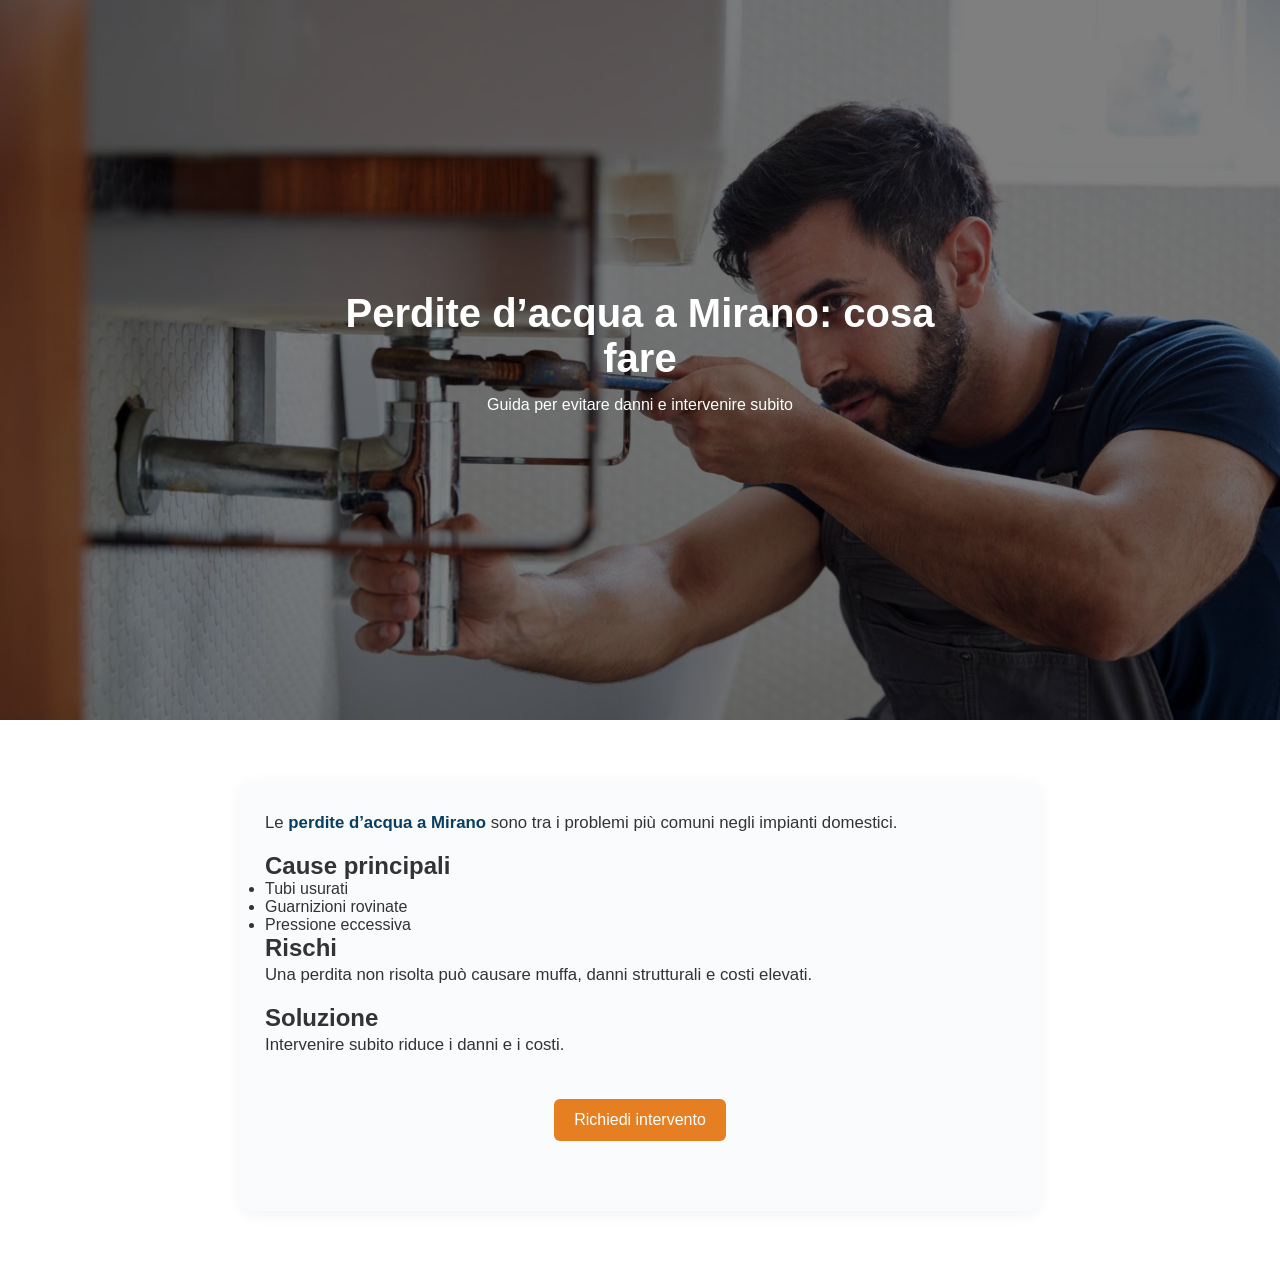
<file: blog/perdite-acqua-mirano.html>
<!DOCTYPE html>
<html lang="it">
<head>
<meta charset="UTF-8">
<meta name="viewport" content="width=device-width, initial-scale=1.0">

<title>Perdite acqua Mirano: cause e soluzioni</title>
<meta name="description" content="Problemi di perdite acqua a Mirano? Scopri cause, soluzioni e quando chiamare un idraulico.">

<link rel="stylesheet" href="../styles.css">
</head>

<body>

<section class="hero">
  <div class="hero-content">
    <h1>Perdite d’acqua a Mirano: cosa fare</h1>
    <p>Guida per evitare danni e intervenire subito</p>
  </div>
</section>

<section class="seo-text">
<div class="seo-box">

<p>Le <strong>perdite d’acqua a Mirano</strong> sono tra i problemi più comuni negli impianti domestici.</p>

<h2>Cause principali</h2>
<ul>
<li>Tubi usurati</li>
<li>Guarnizioni rovinate</li>
<li>Pressione eccessiva</li>
</ul>

<h2>Rischi</h2>
<p>Una perdita non risolta può causare muffa, danni strutturali e costi elevati.</p>

<h2>Soluzione</h2>
<p>Intervenire subito riduce i danni e i costi.</p>

<div class="cta-center">
<a href="../index.html#contatti" class="btn-primary">Richiedi intervento</a>
</div>

</div>
</section>

</body>
</html>
</file>
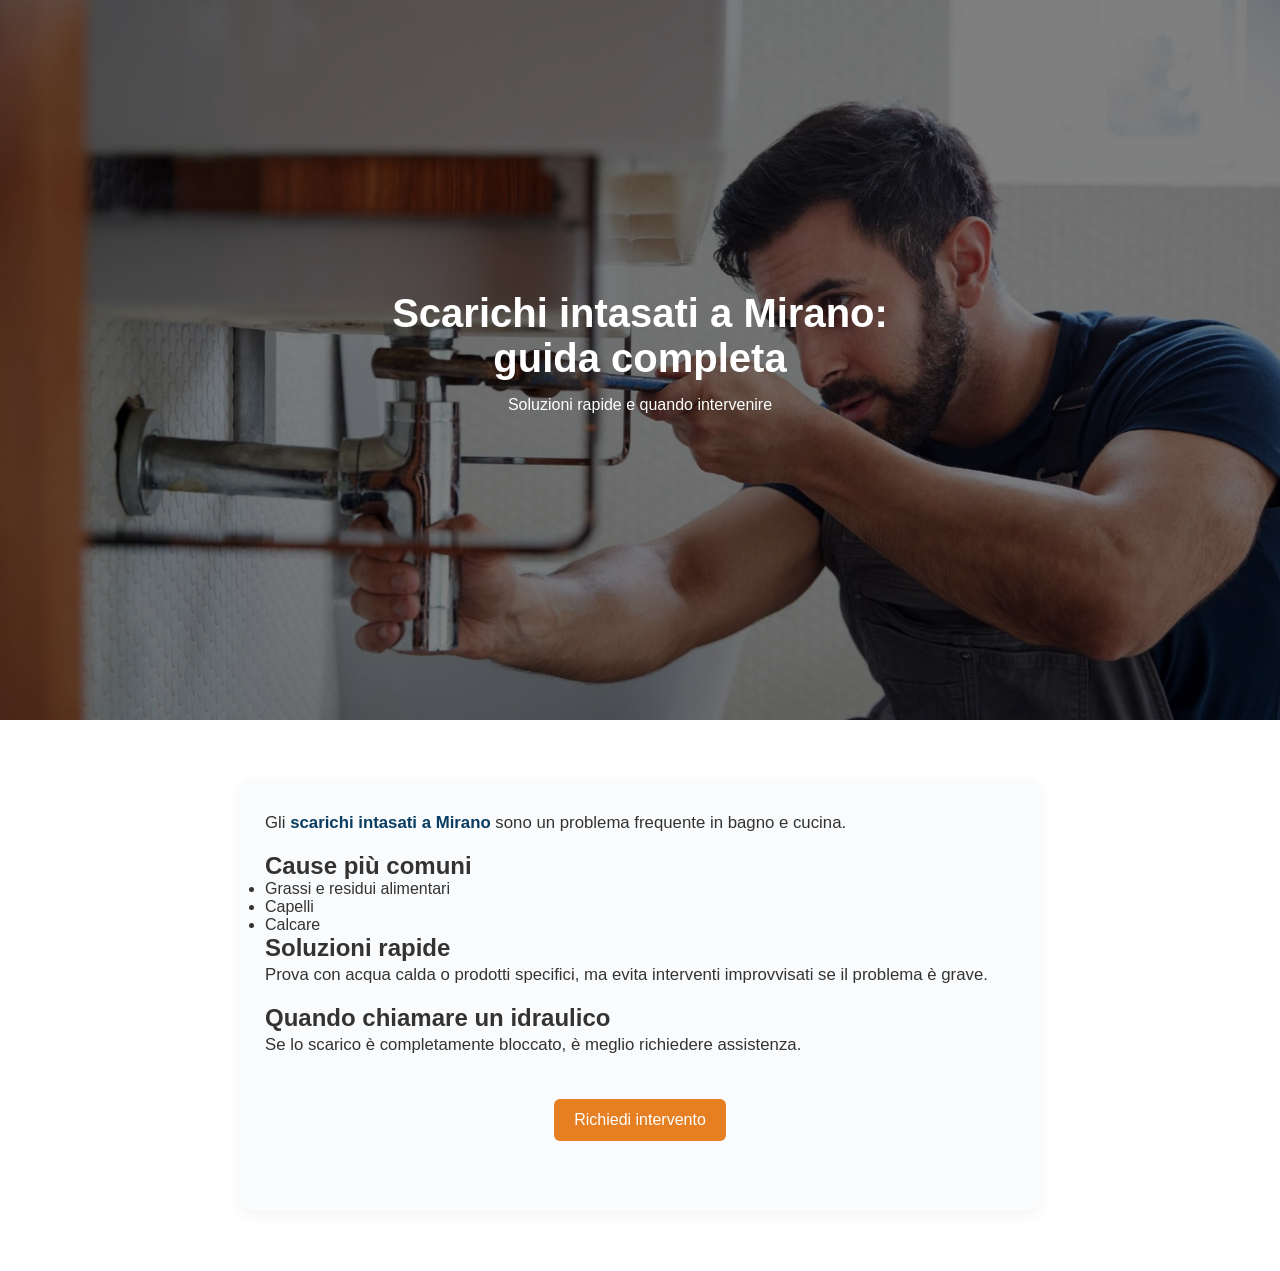
<file: blog/scarichi-intasati-mirano.html>
<!DOCTYPE html>
<html lang="it">
<head>
<meta charset="UTF-8">
<meta name="viewport" content="width=device-width, initial-scale=1.0">

<title>Scarichi intasati Mirano: come risolvere</title>
<meta name="description" content="Scarichi intasati a Mirano? Scopri cause e soluzioni per risolvere il problema velocemente.">

<link rel="stylesheet" href="../styles.css">
</head>

<body>

<section class="hero">
  <div class="hero-content">
    <h1>Scarichi intasati a Mirano: guida completa</h1>
    <p>Soluzioni rapide e quando intervenire</p>
  </div>
</section>

<section class="seo-text">
<div class="seo-box">

<p>Gli <strong>scarichi intasati a Mirano</strong> sono un problema frequente in bagno e cucina.</p>

<h2>Cause più comuni</h2>
<ul>
<li>Grassi e residui alimentari</li>
<li>Capelli</li>
<li>Calcare</li>
</ul>

<h2>Soluzioni rapide</h2>
<p>Prova con acqua calda o prodotti specifici, ma evita interventi improvvisati se il problema è grave.</p>

<h2>Quando chiamare un idraulico</h2>
<p>Se lo scarico è completamente bloccato, è meglio richiedere assistenza.</p>

<div class="cta-center">
<a href="../index.html#contatti" class="btn-primary">Richiedi intervento</a>
</div>

</div>
</section>

</body>
</html>
</file>
<file: styles.css>
* {
  margin: 0;
  padding: 0;
  box-sizing: border-box;
}

body {
  font-family: Arial, sans-serif;
  color: #333;
}

.container {
  width: 90%;
  max-width: 1100px;
  margin: auto;
}

/* HEADER */
.header {
  background: #fff;
  border-bottom: 1px solid #eee;
}

.header .container {
  padding: 15px 0;
}

.logo {
  font-weight: bold;
  color: #0a3d62;
}

/* HERO */
.hero {
  background: url('img/hero-idraulico.jpg') center/cover no-repeat;
  min-height: 80vh;
  display: flex;
  align-items: center;
  justify-content: center;
  text-align: center;
  color: #fff;
  position: relative;
}

.hero::before {
  content: "";
  position: absolute;
  inset: 0;
  background: rgba(0,0,0,0.5);
}

.hero-content {
  position: relative;
  max-width: 600px;
}

.hero h1 {
  font-size: 2.5rem;
}

.hero p {
  margin: 15px 0;
}

.btn-primary {
  background: #e67e22;
  color: #fff;
  padding: 12px 20px;
  border-radius: 6px;
  text-decoration: none;
  display: inline-block;
}

/* SERVIZI */
.servizi {
  padding: 60px 0;
  text-align: center;
}

.grid {
  display: grid;
  grid-template-columns: repeat(auto-fit, minmax(250px,1fr));
  gap: 20px;
  margin-top: 30px;
}

.card {
  background: #fff;
  border-radius: 10px;
  box-shadow: 0 5px 15px rgba(0,0,0,0.1);
  overflow: hidden;
}

.card img {
  width: 100%;
  height: 180px;
  object-fit: cover;
}

.card h3 {
  margin: 10px;
  color: #0a3d62;
}

.card p {
  margin: 0 10px 15px;
}

/* CONTATTI */
.contatti {
  background: #f5f7fa;
  padding: 60px 20px;
  text-align: center;
}

form {
  max-width: 500px;
  margin: 20px auto;
  display: flex;
  flex-direction: column;
  gap: 15px;
}

input,
textarea {
  padding: 12px;
  border-radius: 6px;
  border: 1px solid #ccc;
  font-size: 1rem;
  font-family: inherit;
}

textarea {
  resize: vertical;
  min-height: 120px;
}

button {
  background: #0a3d62;
  color: #fff;
  padding: 12px;
  border: none;
  border-radius: 6px;
  cursor: pointer;
  font-size: 1rem;
  transition: background 0.2s ease;
}

button:hover {
  background: #08314a;
}

/* GDPR */
.privacy {
  font-size: 0.85rem;
  display: block;
  text-align: left;
  line-height: 1.4;
  margin-top: 5px;
  color: #333;
}

.privacy input {
  margin-right: 8px;
  vertical-align: top;
}

.privacy a {
  color: #0a3d62;
  text-decoration: underline;
}

/* MOBILE */
@media (max-width: 600px) {
  form {
    width: 100%;
  }
}

/* CTA */
.cta {
  padding: 60px 20px;
  text-align: center;
  background: #0a3d62;
  color: #fff;
}

.cta p {
  margin: 10px 0 20px;
}

/* FOOTER */
footer {
  padding: 20px;
  text-align: center;
  background: #f1f1f1;
}

/* RESPONSIVE */
@media (max-width: 600px) {
  .hero h1 {
    font-size: 2rem;
  }
}

/* SEO TEXT */
.seo-text {
  padding: 60px 20px;
  background: #fff;
}

.seo-box {
  max-width: 800px;
  margin: 0 auto;
  background: #f9fbfd;
  padding: 30px 25px;
  border-radius: 12px;
  box-shadow: 0 4px 15px rgba(0,0,0,0.05);
  text-align: left;
}

.seo-box p {
  margin-bottom: 15px;
  font-size: 1.05rem;
  line-height: 1.6;
  color: #333;
}

.seo-box strong {
  color: #0a3d62;
}

.seo-text {
  text-align: center;
}

/* BOTTONE */
.cta-center {
  width: 100%;
  display: flex;
  justify-content: center;
  margin: 40px 0;
}

/* FORM SETTEMBRE 2026 */
.form-notice {
  background: #fff3cd;
  color: #856404;
  padding: 12px 15px;
  margin-bottom: 15px;
  border-radius: 6px;
  font-size: 14px;
  border: 1px solid #ffeeba;
}

.form-disabled {
  opacity: 0.6;
  pointer-events: none;
}

/* CERC */
.partner-box {
  margin-top: 25px;
  padding: 20px;
  background: #eef6ff;
  border-left: 4px solid #0a3d62;
  border-radius: 8px;
  text-align: left;
}

.partner-box h3 {
  margin-bottom: 10px;
  color: #0a3d62;
}

.partner-box p {
  margin-bottom: 10px;
  line-height: 1.5;
}
</file>
